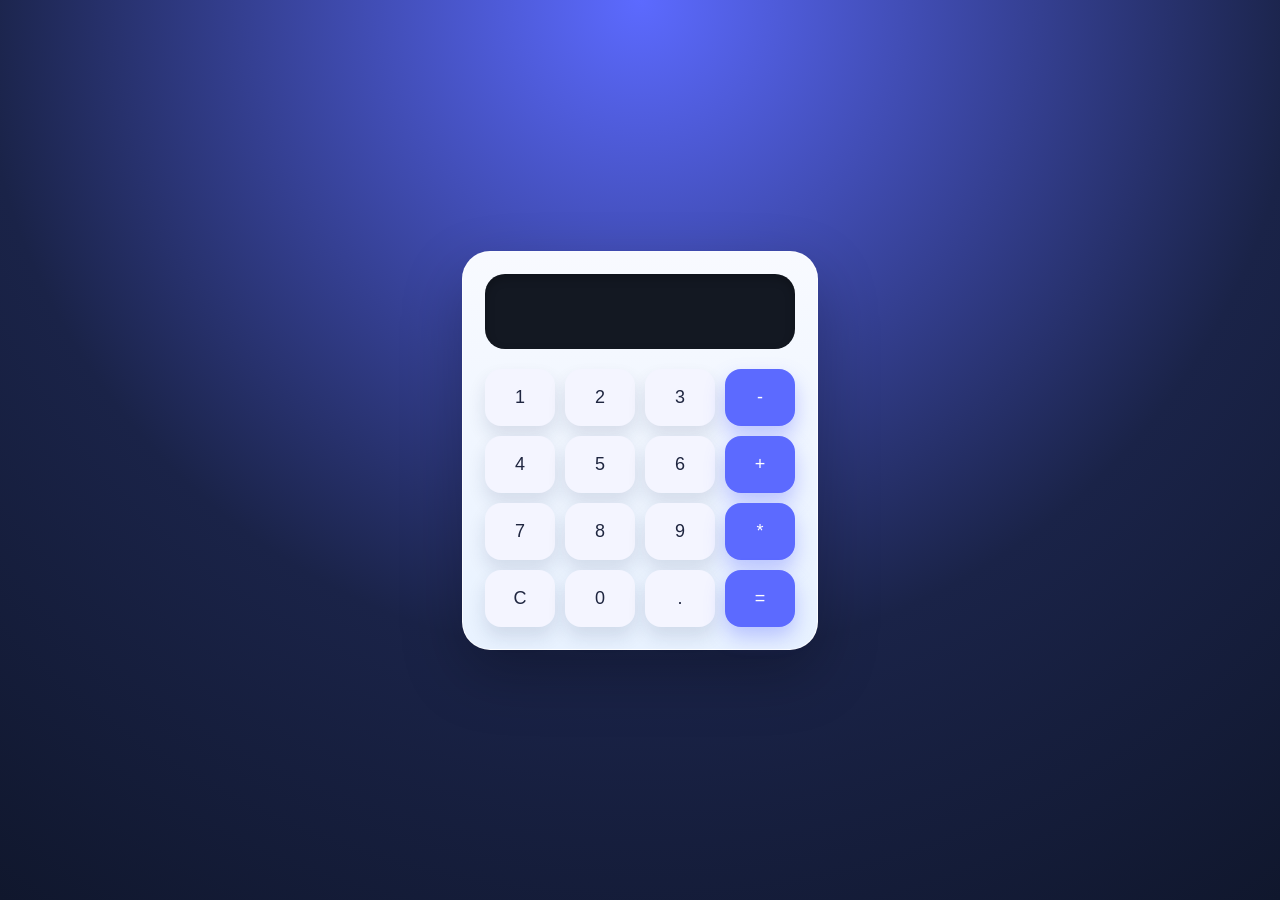
<file: Training/Task 1/index.html>
<!DOCTYPE html>
<html lang="en">
<head>
  <meta charset="UTF-8">
  <meta name="viewport" content="width=device-width, initial-scale=1.0">
  <link rel="stylesheet" href="style.css">
  <title>Document</title>
</head>
<body>
  <div id="calc">
    <div id="dis"><input id="screen" readonly></div>
    <div id="buttons">
      <button type="button" onclick="addToDisplay('1')">1</button>
      <button type="button" onclick="addToDisplay('2')">2</button>
      <button type="button" onclick="addToDisplay('3')">3</button>
      <button type="button" onclick="addToDisplay('-')">-</button>
      <button type="button" onclick="addToDisplay('4')">4</button>
      <button type="button" onclick="addToDisplay('5')">5</button>
      <button type="button" onclick="addToDisplay('6')">6</button>
      <button type="button" onclick="addToDisplay('+')">+</button>
      <button type="button" onclick="addToDisplay('7')">7</button>
      <button type="button" onclick="addToDisplay('8')">8</button>
      <button type="button" onclick="addToDisplay('9')">9</button>
      <button type="button" onclick="addToDisplay('*')">*</button>
      <button type="button" onclick="addToDisplay('C')">C</button>
      <button type="button" onclick="addToDisplay('0')">0</button>
      <button type="button" onclick="addToDisplay('.')">.</button>
      <button type="button" onclick="compute()">=</button>
    </div>
  </div>

  <script src="index.js"></script>
</body>
</html>
</file>
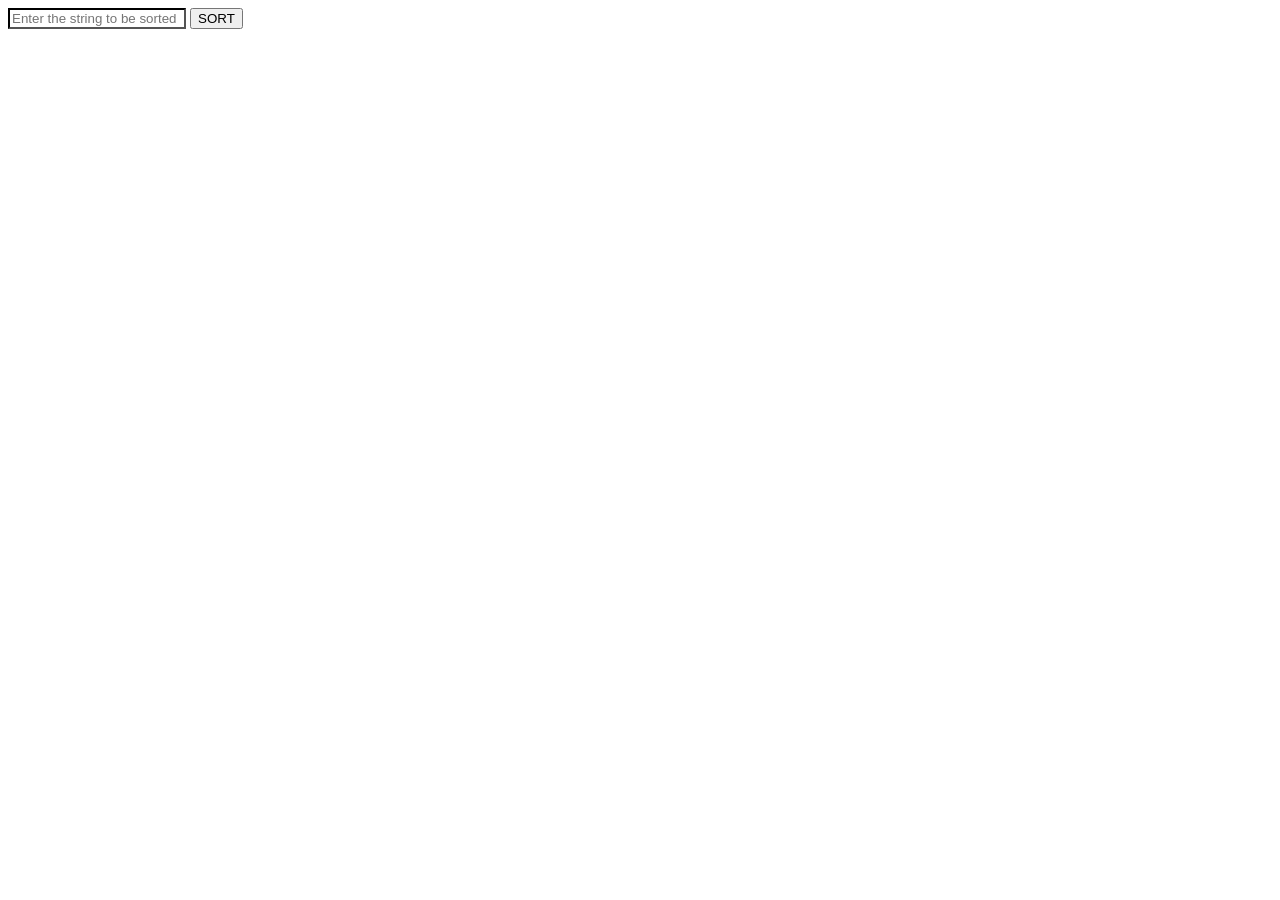
<file: Training/Task 3/index.html>
<!DOCTYPE html>
<html lang="en">
<head>
    <meta charset="UTF-8">
    <meta name="viewport" content="width=device-width, initial-scale=1.0">
    <title>Document</title>
</head>
<body>
    <input style="width: 170px; border-color: black; " id="sortString" placeholder="Enter the string to be sorted" type="text"> 
    <button id="Push" >SORT</button>
    <p id="result" style="margin-top: 10px; font-weight: bold;"></p>
    <script src="task3.js"></script>
</body>
</html>
</file>
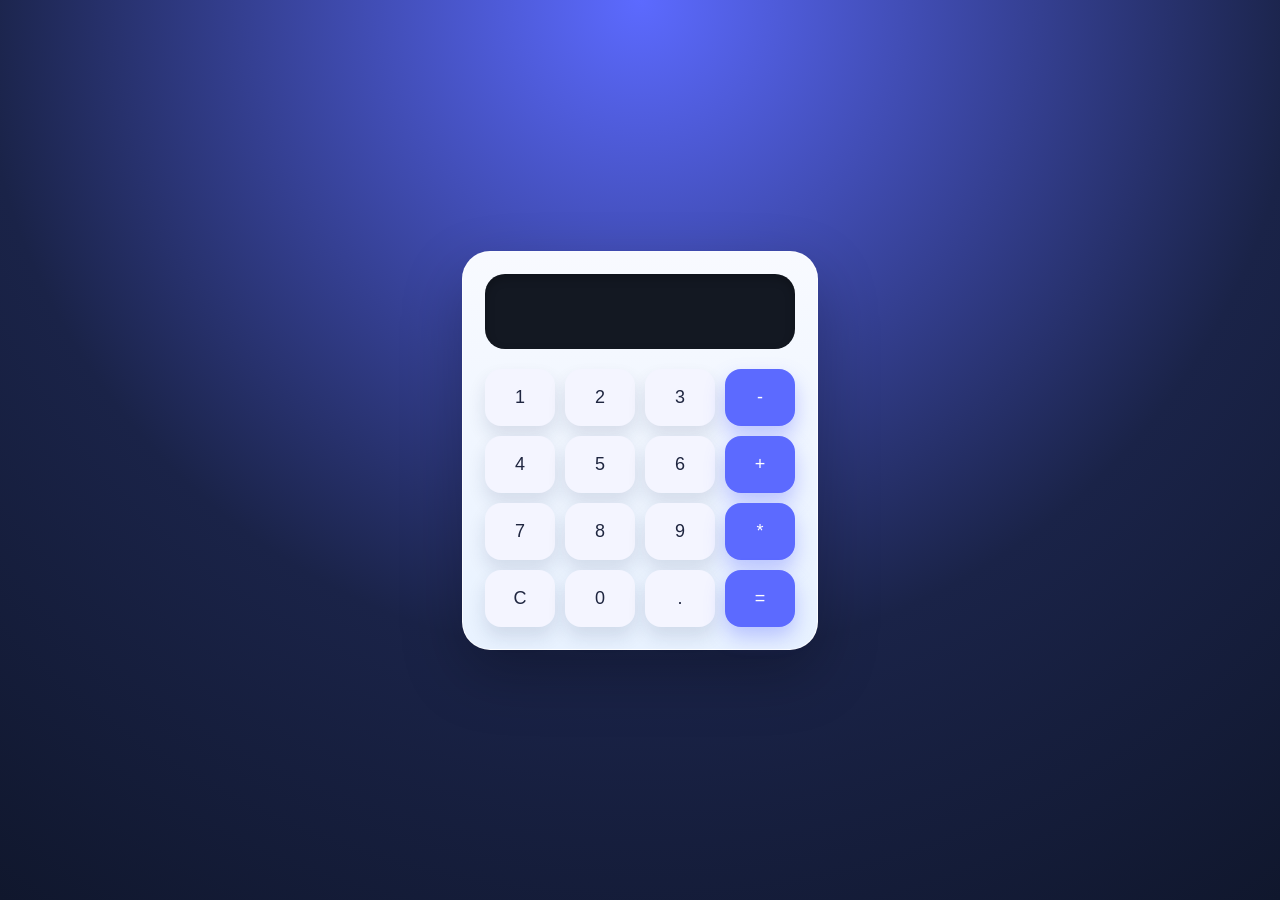
<file: Training/01_calculator/calculator.html>
<!DOCTYPE html>
<html lang="en">
<head>
  <meta charset="UTF-8">
  <meta name="viewport" content="width=device-width, initial-scale=1.0">
  <link rel="stylesheet" href="calculator.css">
  <title>Document</title>
</head>
<body>
  <div id="calc">
    <div id="dis"><input id="screen" readonly></div>
    <div id="buttons">
      <button type="button" onclick="addToDisplay('1')">1</button>
      <button type="button" onclick="addToDisplay('2')">2</button>
      <button type="button" onclick="addToDisplay('3')">3</button>
      <button type="button" onclick="addToDisplay('-')">-</button>
      <button type="button" onclick="addToDisplay('4')">4</button>
      <button type="button" onclick="addToDisplay('5')">5</button>
      <button type="button" onclick="addToDisplay('6')">6</button>
      <button type="button" onclick="addToDisplay('+')">+</button>
      <button type="button" onclick="addToDisplay('7')">7</button>
      <button type="button" onclick="addToDisplay('8')">8</button>
      <button type="button" onclick="addToDisplay('9')">9</button>
      <button type="button" onclick="addToDisplay('*')">*</button>
      <button type="button" onclick="addToDisplay('C')">C</button>
      <button type="button" onclick="addToDisplay('0')">0</button>
      <button type="button" onclick="addToDisplay('.')">.</button>
      <button type="button" onclick="compute()">=</button>
    </div>
  </div>

  <script src="calculator.js"></script>
</body>
</html>
</file>
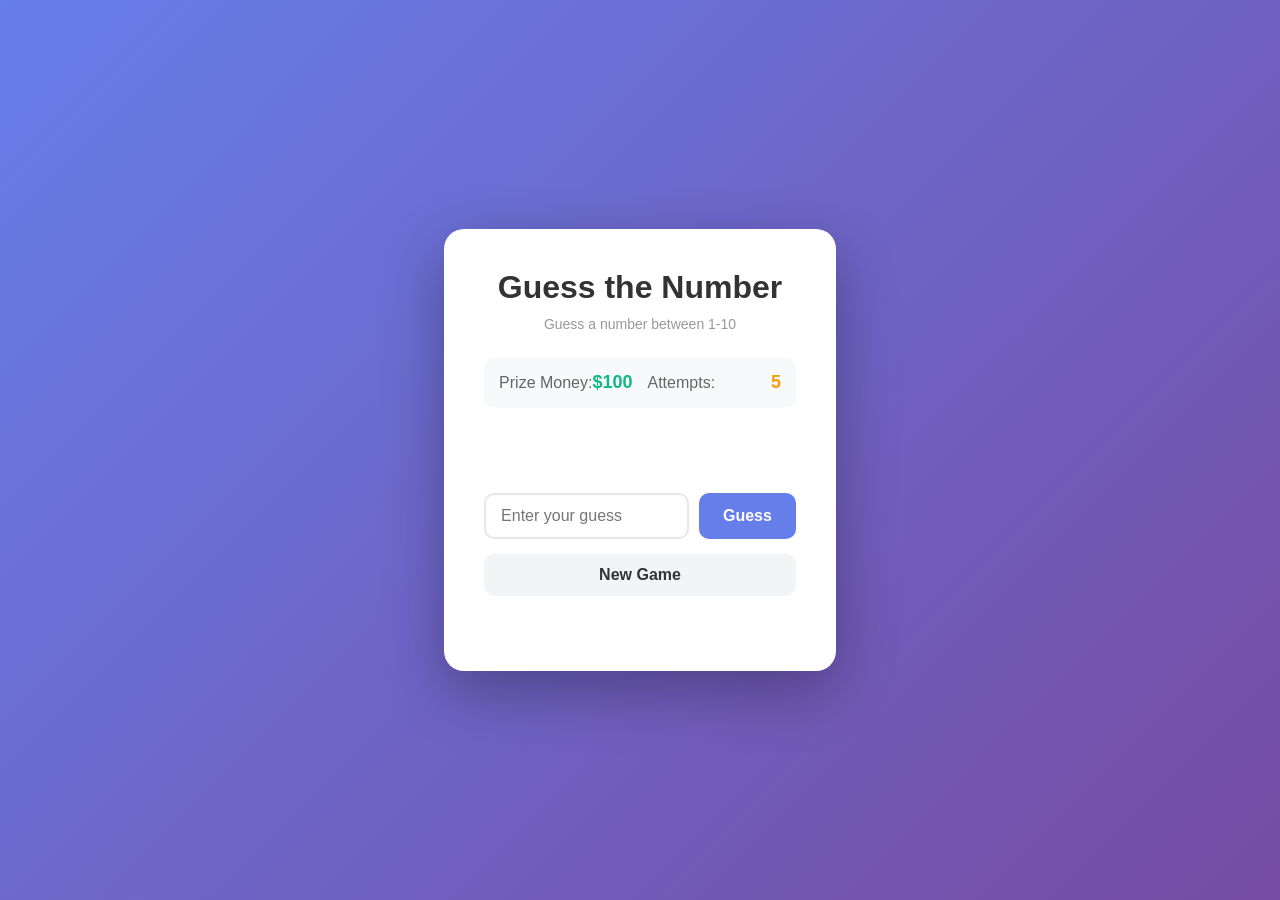
<file: Training/02_number_guessing_game/game.html>
<!DOCTYPE html>
<html lang="en">
<head>
  <meta charset="UTF-8">
  <meta name="viewport" content="width=device-width, initial-scale=1.0">
  <link rel="stylesheet" href="game.css">
  <title>Number Guessing Game</title>
</head>
<body>
  <div class="container">
    <div class="card">
      <h1>Guess the Number</h1>
      <p class="subtitle">Guess a number between 1-10</p>
      
      <div class="info-box">
        <div class="info-item">
          <span class="label">Prize Money:</span>
          <span id="prize" class="prize">$100</span>
        </div>
        <div class="info-item">
          <span class="label">Attempts:</span>
          <span id="attempts" class="attempts">5</span>
        </div>
      </div>

      <div class="feedback" id="feedback"></div>

      <div class="input-group">
        <input type="number" id="guess" min="1" max="10" placeholder="Enter your guess">
        <button class="btn-submit" onclick="guess()">Guess</button>
      </div>

      <button class="btn-reset" onclick="resetGame()">New Game</button>

      <div class="gif-container" id="gifContainer"></div>
      <div class="result-box" id="resultBox"></div>
    </div>
  </div>

  <script src="game.js"></script>
</body>
</html>
</file>
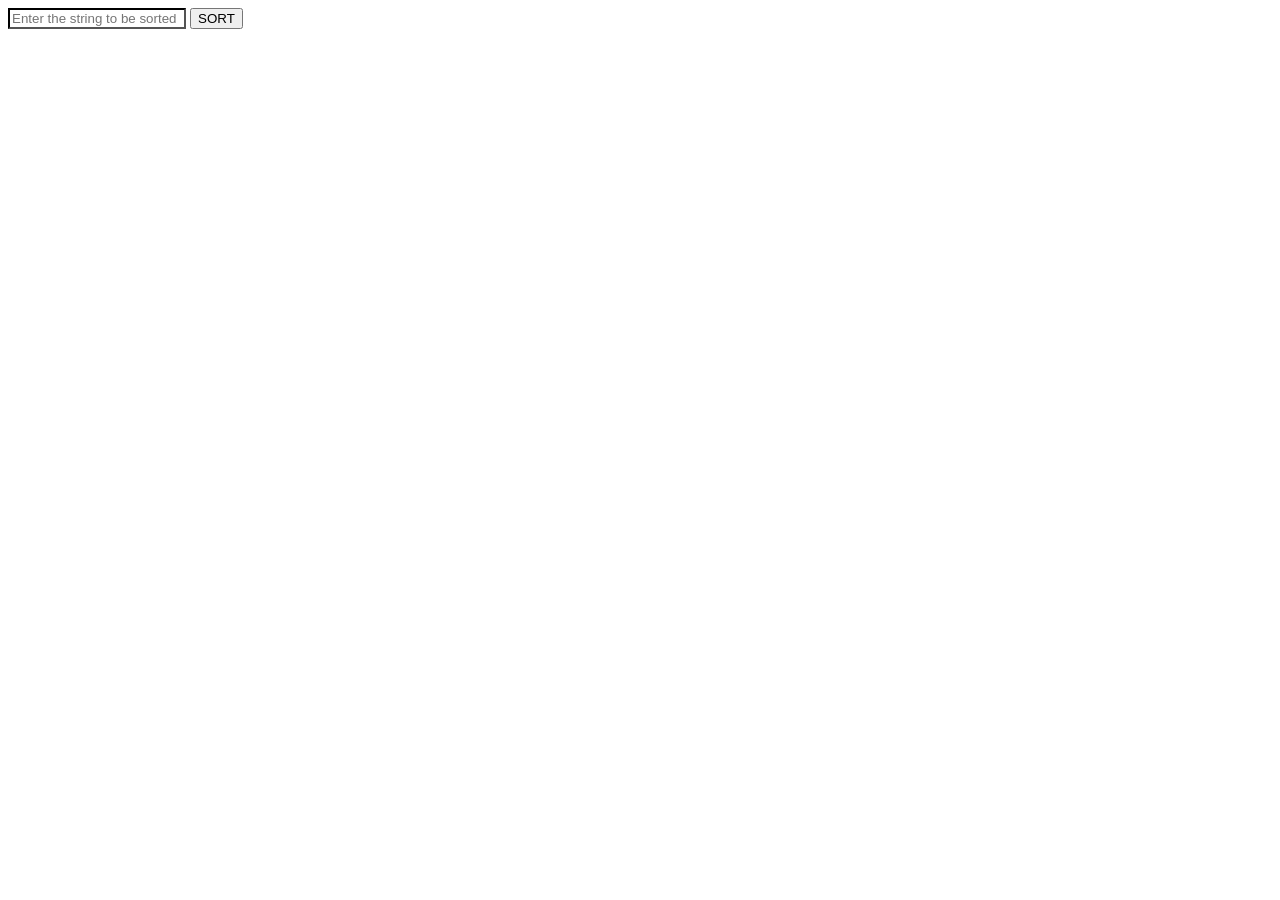
<file: Training/03_word_sorter/word-sorter.html>
<!DOCTYPE html>
<html lang="en">
<head>
    <meta charset="UTF-8">
    <meta name="viewport" content="width=device-width, initial-scale=1.0">
    <title>Document</title>
</head>
<body>
    <input style="width: 170px; border-color: black; " id="sortString" placeholder="Enter the string to be sorted" type="text"> 
    <button id="Push" >SORT</button>
    <p id="result" style="margin-top: 10px; font-weight: bold;"></p>
    <script src="word-sorter.js"></script>
</body>
</html>
</file>
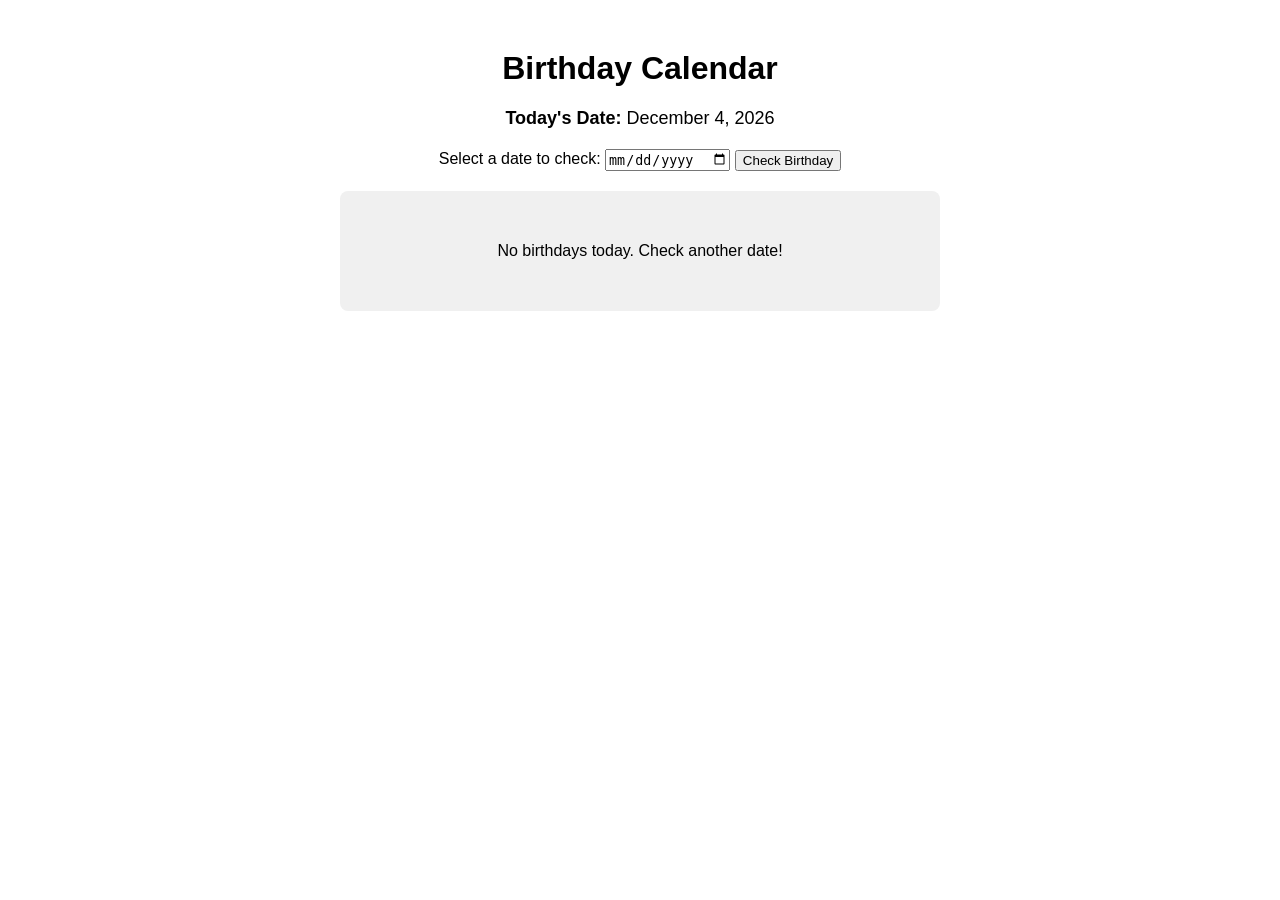
<file: Training/05_birthday_calendar/birthday-calendar.html>
<!DOCTYPE html>
<html lang="en">
<head>
    <meta charset="UTF-8">
    <meta name="viewport" content="width=device-width, initial-scale=1.0">
    <title>Document</title>
</head>
<body>
    <div style="max-width: 600px; margin: 50px auto; text-align: center; font-family: Arial, sans-serif;">
        <h1>Birthday Calendar</h1>
        <p style="font-size: 18px; margin-bottom: 20px;">
            <strong>Today's Date:</strong> <span id="currentDate"></span>
        </p>
        
        <div style="margin-bottom: 20px;">
            <label for="dateInput">Select a date to check: </label>
            <input type="date" id="dateInput">
            <button onclick="checkBirthday()">Check Birthday</button>
        </div>
        
        <div id="message" style="padding: 20px; margin-top: 20px; background-color: #f0f0f0; border-radius: 8px; font-size: 16px; min-height: 80px; display: flex; align-items: center; justify-content: center;">
            Select a date or refresh to check today
        </div>
    </div>
    
    
    <script src="birthday-calendar.js"></script>
</body>
</html>
</file>
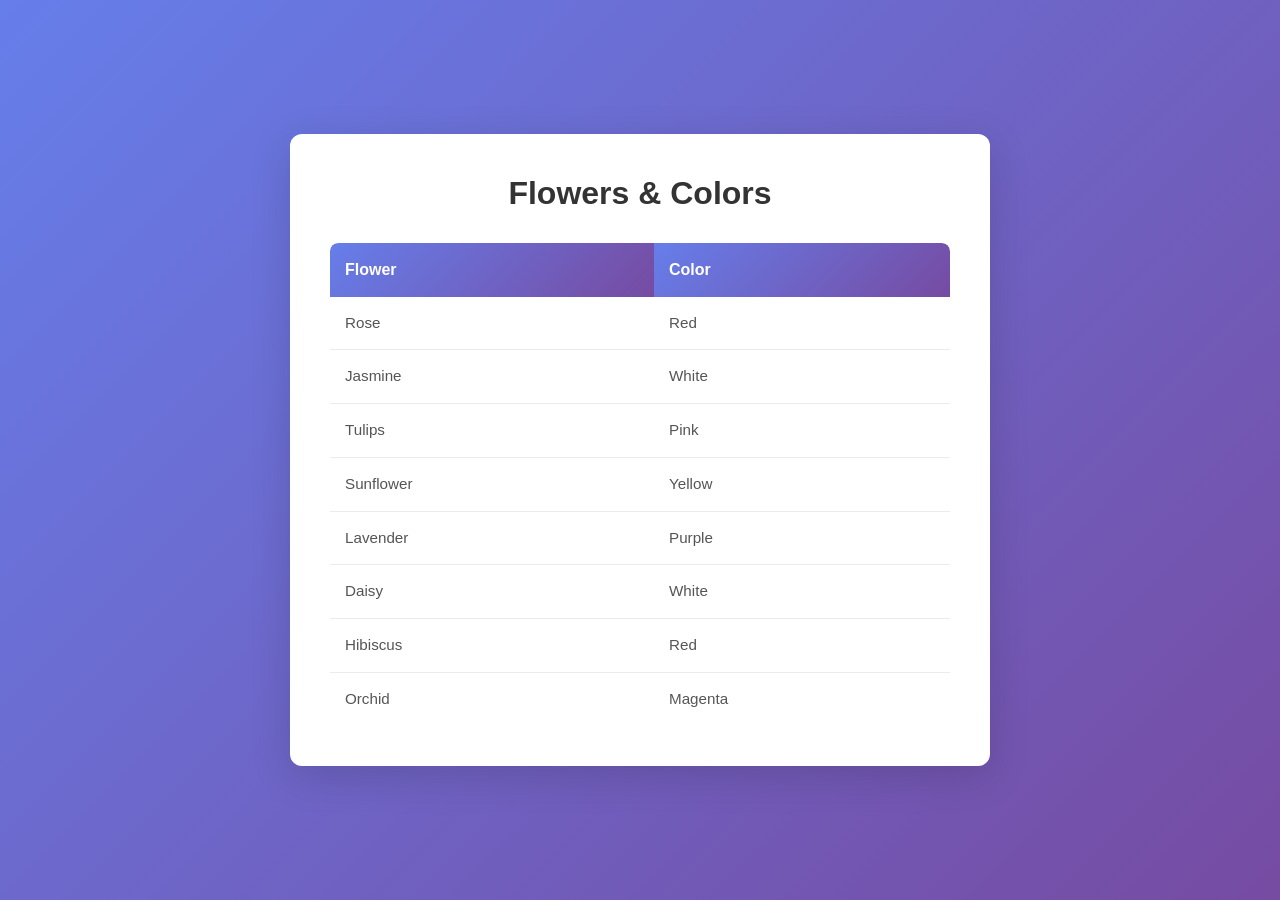
<file: Training/06_dynamic_table/dynamic-table.html>
<!DOCTYPE html>
<html lang="en">
<head>
    <meta charset="UTF-8">
    <meta name="viewport" content="width=device-width, initial-scale=1.0">
    <title>Dynamic Table Generator</title>
    <link href="https://cdn.jsdelivr.net/npm/bootstrap@5.3.0/dist/css/bootstrap.min.css" rel="stylesheet">
    <style>
        body {
            background: linear-gradient(135deg, #667eea 0%, #764ba2 100%);
            min-height: 100vh;
            display: flex;
            align-items: center;
            justify-content: center;
            padding: 20px;
            font-family: 'Segoe UI', Tahoma, Geneva, Verdana, sans-serif;
        }

        .container-wrapper {
            background: white;
            border-radius: 12px;
            box-shadow: 0 10px 40px rgba(0, 0, 0, 0.15);
            padding: 40px;
            max-width: 700px;
            width: 100%;
        }

        h1 {
            color: #333;
            margin-bottom: 30px;
            text-align: center;
            font-weight: 600;
            font-size: 2rem;
        }

        .table {
            margin-bottom: 0;
            border-collapse: separate;
            border-spacing: 0;
            overflow: hidden;
            border-radius: 8px;
        }

        .table thead th {
            background: linear-gradient(135deg, #667eea 0%, #764ba2 100%);
            color: white;
            font-weight: 600;
            padding: 15px;
            text-align: left;
            border: none;
            font-size: 1rem;
        }

        .table tbody td {
            padding: 15px;
            border-bottom: 1px solid #e9ecef;
            color: #555;
            font-size: 0.95rem;
        }

        .table tbody tr:last-child td {
            border-bottom: none;
        }

        .table tbody tr {
            transition: background-color 0.3s ease;
        }

        .table tbody tr:hover {
            background-color: #f8f9fa;
        }

        .table tbody tr:nth-child(even) {
            background-color: #f9f9f9;
        }

        .table-responsive {
            border-radius: 8px;
            overflow: hidden;
        }
    </style>
</head>
<body>
    <div class="container-wrapper">
        <h1>Flowers & Colors</h1>
        <div class="table-responsive">
            <table class="table table-hover" id="dataTable">
                <thead>
                    <tr id="headerRow"></tr>
                </thead>
                <tbody id="tableBody"></tbody>
            </table>
        </div>
    </div>

    <script>
        const flowers = [
            { flower: "Rose", color: "Red" },
            { flower: "Jasmine", color: "White" },
            { flower: "Tulips", color: "Pink" },
            { flower: "Sunflower", color: "Yellow" },
            { flower: "Lavender", color: "Purple" },
            { flower: "Daisy", color: "White" },
            { flower: "Hibiscus", color: "Red" },
            { flower: "Orchid", color: "Magenta" }
        ];

        function generateTable(data) {
            if (data.length === 0) {
                console.log("Array is empty");
                return;
            }
            const keys = Object.keys(data[0]);
            const headerRow = document.getElementById('headerRow');
            keys.forEach(key => {
                const th = document.createElement('th');
                th.textContent = key.charAt(0).toUpperCase() + key.slice(1);
                headerRow.appendChild(th);
            });
            const tableBody = document.getElementById('tableBody');
            data.forEach(item => {
                const tr = document.createElement('tr');
                keys.forEach(key => {
                    const td = document.createElement('td');
                    td.textContent = item[key];
                    tr.appendChild(td);
                });
                tableBody.appendChild(tr);
            });
        }
        generateTable(flowers);
    </script>
</body>
</html>
</file>
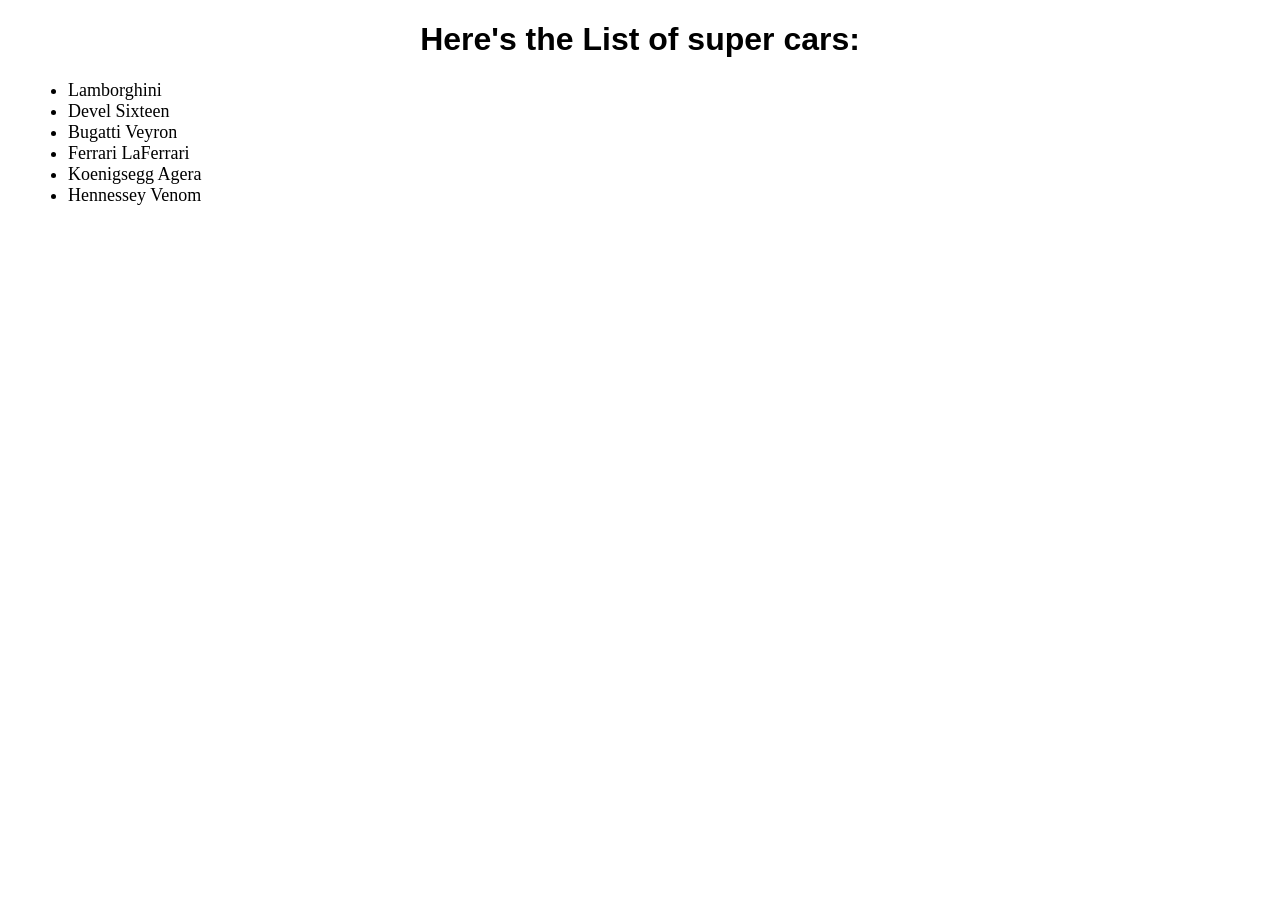
<file: Training/09_array_rendering/array-rendering.html>
<!DOCTYPE html>
<html lang="en">
<head>
    <meta charset="UTF-8">
    <meta name="viewport" content="width=device-width, initial-scale=1.0">
    <title>Document</title>
</head>
<body>
    <center>
        <h1 style="font-family:'Gill Sans', 'Gill Sans MT', Calibri, 'Trebuchet MS', sans-serif;">Here's the List of super cars:</h1>
    </center>
    <script>
        const vehicle = ["Lamborghini", "Devel Sixteen", "Bugatti Veyron", "Ferrari LaFerrari", "Koenigsegg Agera", "Hennessey Venom"];
        
        const ul = document.createElement("ul");
        ul.style.fontSize = "18px";
        ul.style.margin = "20px";
        
        ul.innerHTML = vehicle.map(car => `<li>${car}</li>`).join('');
        
        document.body.appendChild(ul);
    </script>
</body>
</html>
</file>
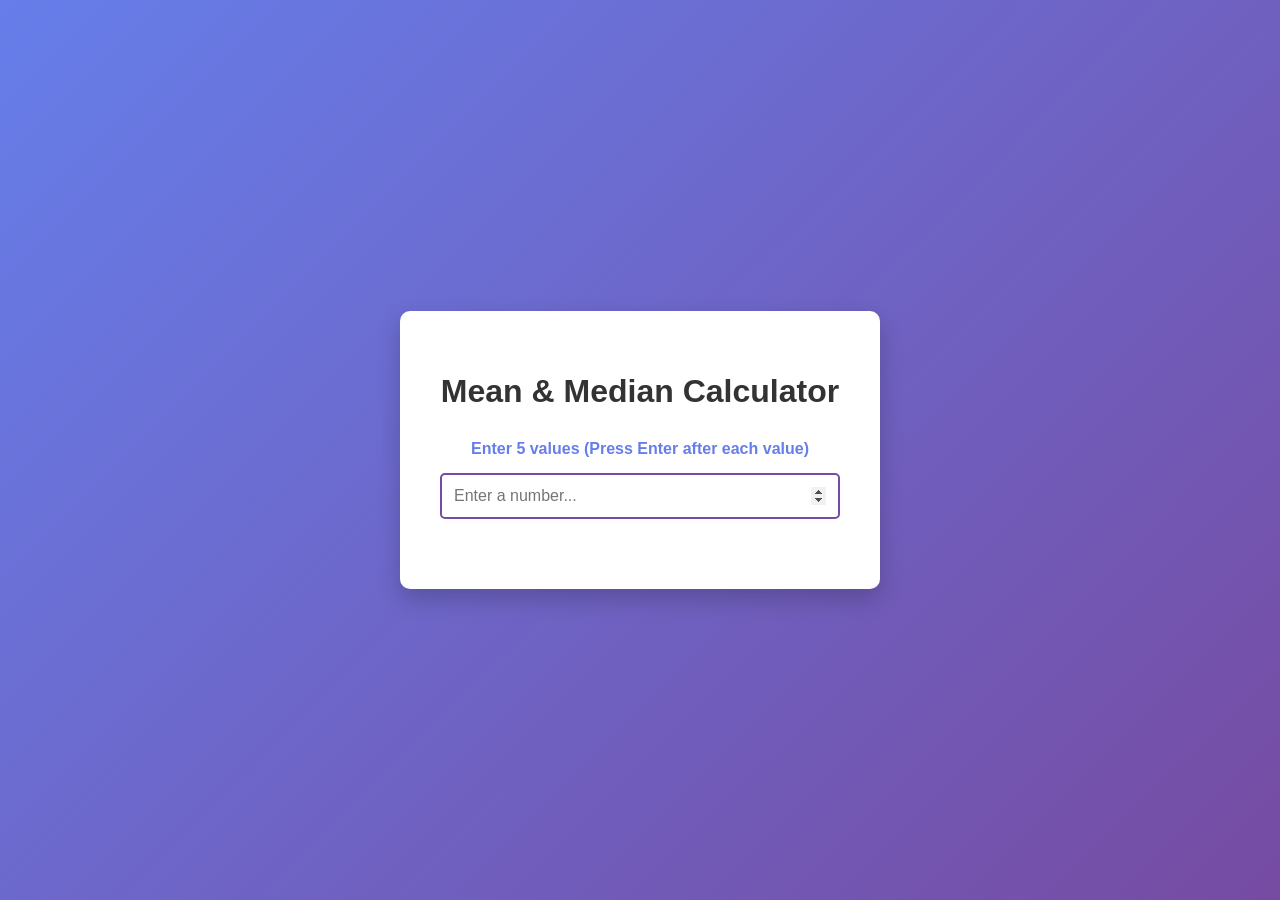
<file: Training/10_mean_median_calculator/mean-median.html>
<!--<!DOCTYPE html>
<html lang="en">
<head>
    <meta charset="UTF-8">
    <meta name="viewport" content="width=device-width, initial-scale=1.0">
    <title>Document</title>
</head>
<body>
    <input type="text" id="ip" placeholder="Type something...">
    <button onclick="testFunction()">Test</button>
    <p id="output"></p>
    <script>
        //When button is click the input values should be displayed using the find() to check age and display the values above 18, the input will be given like 12,13, 59,40,54,56,etc in the input box. it should display all the ages above 18 on the screen.
        function testFunction() {
            const input = document.getElementById('ip').value;
            const ages = input.split(',').map(age => parseInt(age.trim()));
            const above18 = ages.filter(age => age > 18);
            document.getElementById('output').innerText = 'Ages above 18: ' + above18.join(', ');
        }
    </script>
</body>
</html>-->

<!DOCTYPE html>
<html lang="en">
<head>
    <meta charset="UTF-8">
    <meta name="viewport" content="width=device-width, initial-scale=1.0">
    <title>Mean and Median Calculator</title>
    <style>
        body {
            font-family: 'Arial', sans-serif;
            display: flex;
            justify-content: center;
            align-items: center;
            min-height: 100vh;
            margin: 0;
            background: linear-gradient(135deg, #667eea 0%, #764ba2 100%);
        }
        
        .container {
            background: white;
            padding: 40px;
            border-radius: 10px;
            box-shadow: 0 10px 25px rgba(0, 0, 0, 0.2);
            text-align: center;
            width: 90%;
            max-width: 400px;
        }
        
        h1 {
            color: #333;
            margin-bottom: 30px;
        }
        
        .input-group {
            margin-bottom: 20px;
        }
        
        input[type="number"] {
            width: 100%;
            padding: 12px;
            font-size: 16px;
            border: 2px solid #667eea;
            border-radius: 5px;
            box-sizing: border-box;
            margin-bottom: 10px;
            transition: border-color 0.3s;
        }
        
        input[type="number"]:focus {
            outline: none;
            border-color: #764ba2;
        }
        
        .info {
            color: #667eea;
            font-weight: bold;
            margin-bottom: 15px;
        }
        
        .results {
            background: #f0f0f0;
            padding: 20px;
            border-radius: 5px;
            margin-top: 30px;
            min-height: 100px;
            display: none;
        }
        
        .results.show {
            display: block;
        }
        
        .result-item {
            font-size: 18px;
            color: #333;
            margin: 10px 0;
        }
        
        .result-label {
            color: #764ba2;
            font-weight: bold;
        }
        
        .array-display {
            color: #667eea;
            font-weight: bold;
            margin: 15px 0;
            word-break: break-word;
        }
    </style>
</head>
<body>
    <div class="container">
        <h1>Mean & Median Calculator</h1>
        <div class="input-group">
            <div class="info">Enter 5 values (Press Enter after each value)</div>
            <input type="number" id="numberInput" placeholder="Enter a number..." autofocus>
        </div>
        
        <div class="results" id="results">
            <div class="array-display">Array: <span id="arrayDisplay"></span></div>
            <div class="result-item"><span class="result-label">Mean:</span> <span id="meanValue"></span></div>
            <div class="result-item"><span class="result-label">Median:</span> <span id="medianValue"></span></div>
        </div>
    </div>

    <script>
        let numbers = [];
        const input = document.getElementById('numberInput');
        const resultsDiv = document.getElementById('results');
        input.addEventListener('keypress', function(event) {
            if (event.key === 'Enter') {
                const value = parseFloat(input.value.trim());
                if (isNaN(value)) {
                    alert('Please enter a valid number');
                    return;
                }
                numbers.push(value);
                input.value = '';
                if (numbers.length === 5) {
                    calculateAndDisplay();
                    input.disabled = true;
                    input.placeholder = 'All values entered!';
                } else {
                    input.placeholder = `Enter value ${numbers.length + 1} of 5...`;
                }
            }
        });
        function calculateAndDisplay() {
            const mean = numbers.reduce((sum, num) => sum + num, 0) / numbers.length;
            const sorted = [...numbers].sort((a, b) => a - b);
            const median = sorted[Math.floor(sorted.length / 2)];
            document.getElementById('arrayDisplay').textContent = '[' + numbers.join(', ') + ']';
            document.getElementById('meanValue').textContent = mean.toFixed(2);
            document.getElementById('medianValue').textContent = median;
            resultsDiv.classList.add('show');
        }
    </script>
</body>
</html>
</file>
<file: Training/Task 1/style.css>
body {
  display: flex;
  justify-content: center;
  align-items: center;
  min-height: 100vh;
  margin: 0;
  background: radial-gradient(circle at top, #5c6aff 0%, #1a2348 60%, #10172d 100%);
  font-family: 'Inter', Arial, sans-serif;
  color: #111;
}

#calc {
  width: 310px;
  padding: 22px;
  border-radius: 28px;
  background: linear-gradient(180deg, #f8faff 0%, #e8f2ff 100%);
  box-shadow: 0 24px 60px rgba(0, 0, 0, 0.25);
  border: 1px solid rgba(255,255,255,0.8);
}

#dis {
  background: #131822;
  color: #eef5ff;
  text-align: right;
  padding: 18px 16px;
  margin-bottom: 20px;
  border-radius: 20px;
  box-shadow: inset 0 4px 10px rgba(0,0,0,0.25);
  font-size: 32px;
  letter-spacing: 0.03em;
}

#screen {
  width: 100%;
  border: none;
  background: transparent;
  color: inherit;
  font-size: inherit;
  text-align: right;
  outline: none;
}

#buttons {
  display: grid;
  grid-template-columns: repeat(4, minmax(0, 1fr));
  gap: 10px;
}

button {
  padding: 18px 0;
  font-size: 18px;
  border: none;
  border-radius: 16px;
  background: #f4f5ff;
  color: #1f2640;
  box-shadow: 0 10px 18px rgba(24, 38, 82, 0.12);
  cursor: pointer;
  transition: transform 0.15s ease, background 0.15s ease, box-shadow 0.15s ease;
}

button:hover {
  background: #e9ecff;
  transform: translateY(-1px);
}

button:active {
  transform: translateY(1px);
  box-shadow: 0 6px 12px rgba(24, 38, 82, 0.18);
}

#buttons button:nth-child(4n) {
  background: #5c6aff;
  color: #fff;
  box-shadow: 0 10px 20px rgba(92, 106, 255, 0.35);
}

#buttons button:nth-child(4n):hover {
  background: #4657e1;
}

#buttons button:nth-child(4n):active {
  background: #3a47c0;
}
</file>
<file: Training/01_calculator/calculator.css>
body {
  display: flex;
  justify-content: center;
  align-items: center;
  min-height: 100vh;
  margin: 0;
  background: radial-gradient(circle at top, #5c6aff 0%, #1a2348 60%, #10172d 100%);
  font-family: 'Inter', Arial, sans-serif;
  color: #111;
}

#calc {
  width: 310px;
  padding: 22px;
  border-radius: 28px;
  background: linear-gradient(180deg, #f8faff 0%, #e8f2ff 100%);
  box-shadow: 0 24px 60px rgba(0, 0, 0, 0.25);
  border: 1px solid rgba(255,255,255,0.8);
}

#dis {
  background: #131822;
  color: #eef5ff;
  text-align: right;
  padding: 18px 16px;
  margin-bottom: 20px;
  border-radius: 20px;
  box-shadow: inset 0 4px 10px rgba(0,0,0,0.25);
  font-size: 32px;
  letter-spacing: 0.03em;
}

#screen {
  width: 100%;
  border: none;
  background: transparent;
  color: inherit;
  font-size: inherit;
  text-align: right;
  outline: none;
}

#buttons {
  display: grid;
  grid-template-columns: repeat(4, minmax(0, 1fr));
  gap: 10px;
}

button {
  padding: 18px 0;
  font-size: 18px;
  border: none;
  border-radius: 16px;
  background: #f4f5ff;
  color: #1f2640;
  box-shadow: 0 10px 18px rgba(24, 38, 82, 0.12);
  cursor: pointer;
  transition: transform 0.15s ease, background 0.15s ease, box-shadow 0.15s ease;
}

button:hover {
  background: #e9ecff;
  transform: translateY(-1px);
}

button:active {
  transform: translateY(1px);
  box-shadow: 0 6px 12px rgba(24, 38, 82, 0.18);
}

#buttons button:nth-child(4n) {
  background: #5c6aff;
  color: #fff;
  box-shadow: 0 10px 20px rgba(92, 106, 255, 0.35);
}

#buttons button:nth-child(4n):hover {
  background: #4657e1;
}

#buttons button:nth-child(4n):active {
  background: #3a47c0;
}
</file>
<file: Training/02_number_guessing_game/game.css>
body {
  margin: 0;
  padding: 0;
  background: linear-gradient(135deg, #667eea 0%, #764ba2 100%);
  min-height: 100vh;
  font-family: 'Segoe UI', Tahoma, Geneva, Verdana, sans-serif;
  display: flex;
  align-items: center;
  justify-content: center;
}

.container {
  padding: 20px;
}

.card {
  background: white;
  border-radius: 20px;
  padding: 40px;
  box-shadow: 0 20px 60px rgba(0, 0, 0, 0.3);
  max-width: 450px;
  text-align: center;
}

h1 {
  color: #333;
  margin: 0 0 10px;
  font-size: 32px;
}

.subtitle {
  color: #999;
  margin: 0 0 25px;
  font-size: 14px;
}

.info-box {
  display: grid;
  grid-template-columns: 1fr 1fr;
  gap: 15px;
  margin-bottom: 25px;
  background: #f8f9fa;
  padding: 15px;
  border-radius: 12px;
}

.info-item {
  display: flex;
  justify-content: space-between;
  align-items: center;
}

.label {
  color: #666;
  font-weight: 500;
}

.prize {
  color: #10b981;
  font-weight: bold;
  font-size: 18px;
}

.attempts {
  color: #f59e0b;
  font-weight: bold;
  font-size: 18px;
}

.feedback {
  height: 40px;
  margin-bottom: 20px;
  font-size: 16px;
  font-weight: 500;
  color: #667eea;
}

.feedback.win {
  color: #10b981;
}

.feedback.lose {
  color: #ef4444;
}

.input-group {
  display: flex;
  gap: 10px;
  margin-bottom: 15px;
}

input {
  flex: 1;
  padding: 12px 15px;
  border: 2px solid #e5e7eb;
  border-radius: 10px;
  font-size: 16px;
  outline: none;
  transition: border 0.3s;
}

input:focus {
  border-color: #667eea;
}

.btn-submit, .btn-reset {
  padding: 12px 24px;
  border: none;
  border-radius: 10px;
  font-size: 16px;
  font-weight: 600;
  cursor: pointer;
  transition: all 0.3s;
}

.btn-submit {
  background: #667eea;
  color: white;
  flex-shrink: 0;
}

.btn-submit:hover {
  background: #5568d3;
}

.btn-reset {
  width: 100%;
  background: #f3f4f6;
  color: #333;
  margin-bottom: 15px;
}

.btn-reset:hover {
  background: #e5e7eb;
}

.gif-container {
  margin: 20px 0;
}

.gif-container img {
  max-width: 100%;
  border-radius: 12px;
}

.result-box {
  margin-top: 15px;
}

.result-text {
  color: #667eea;
  font-size: 18px;
  font-weight: 600;
  margin: 0;
}
</file>
